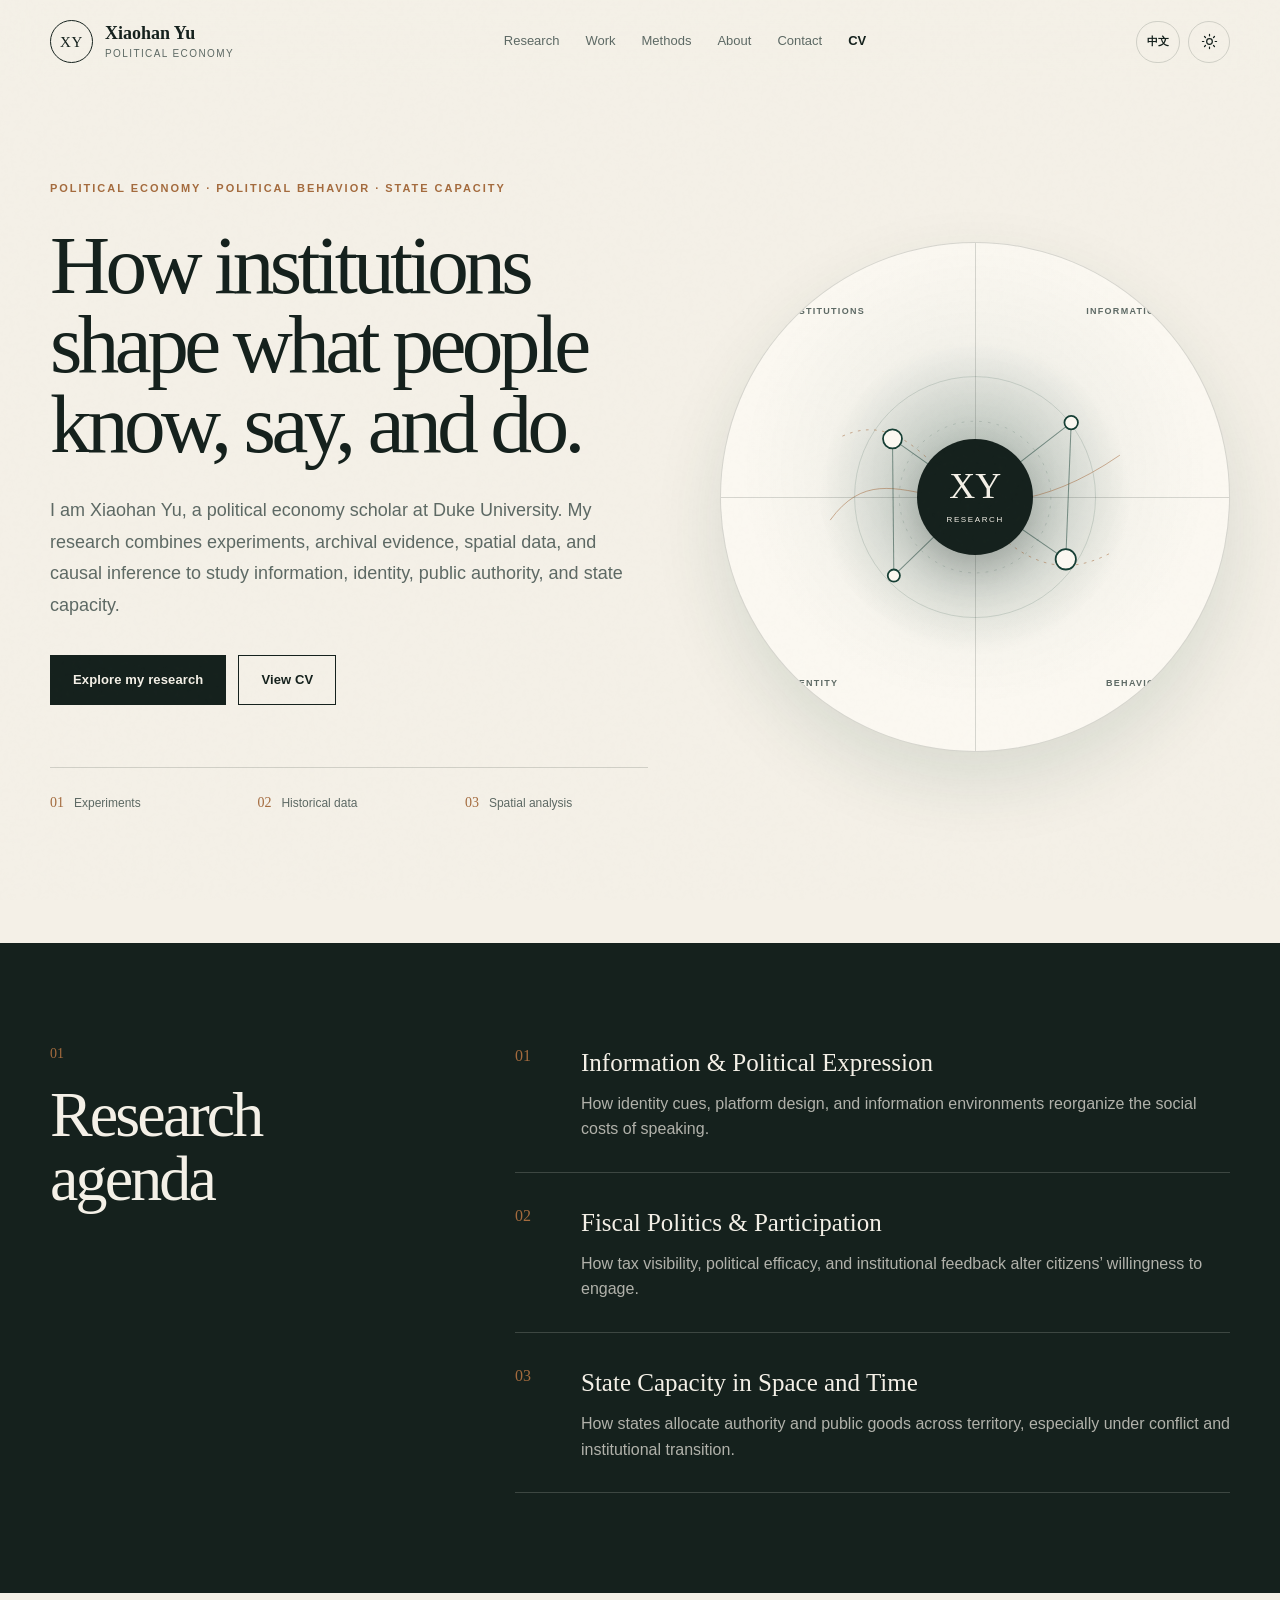
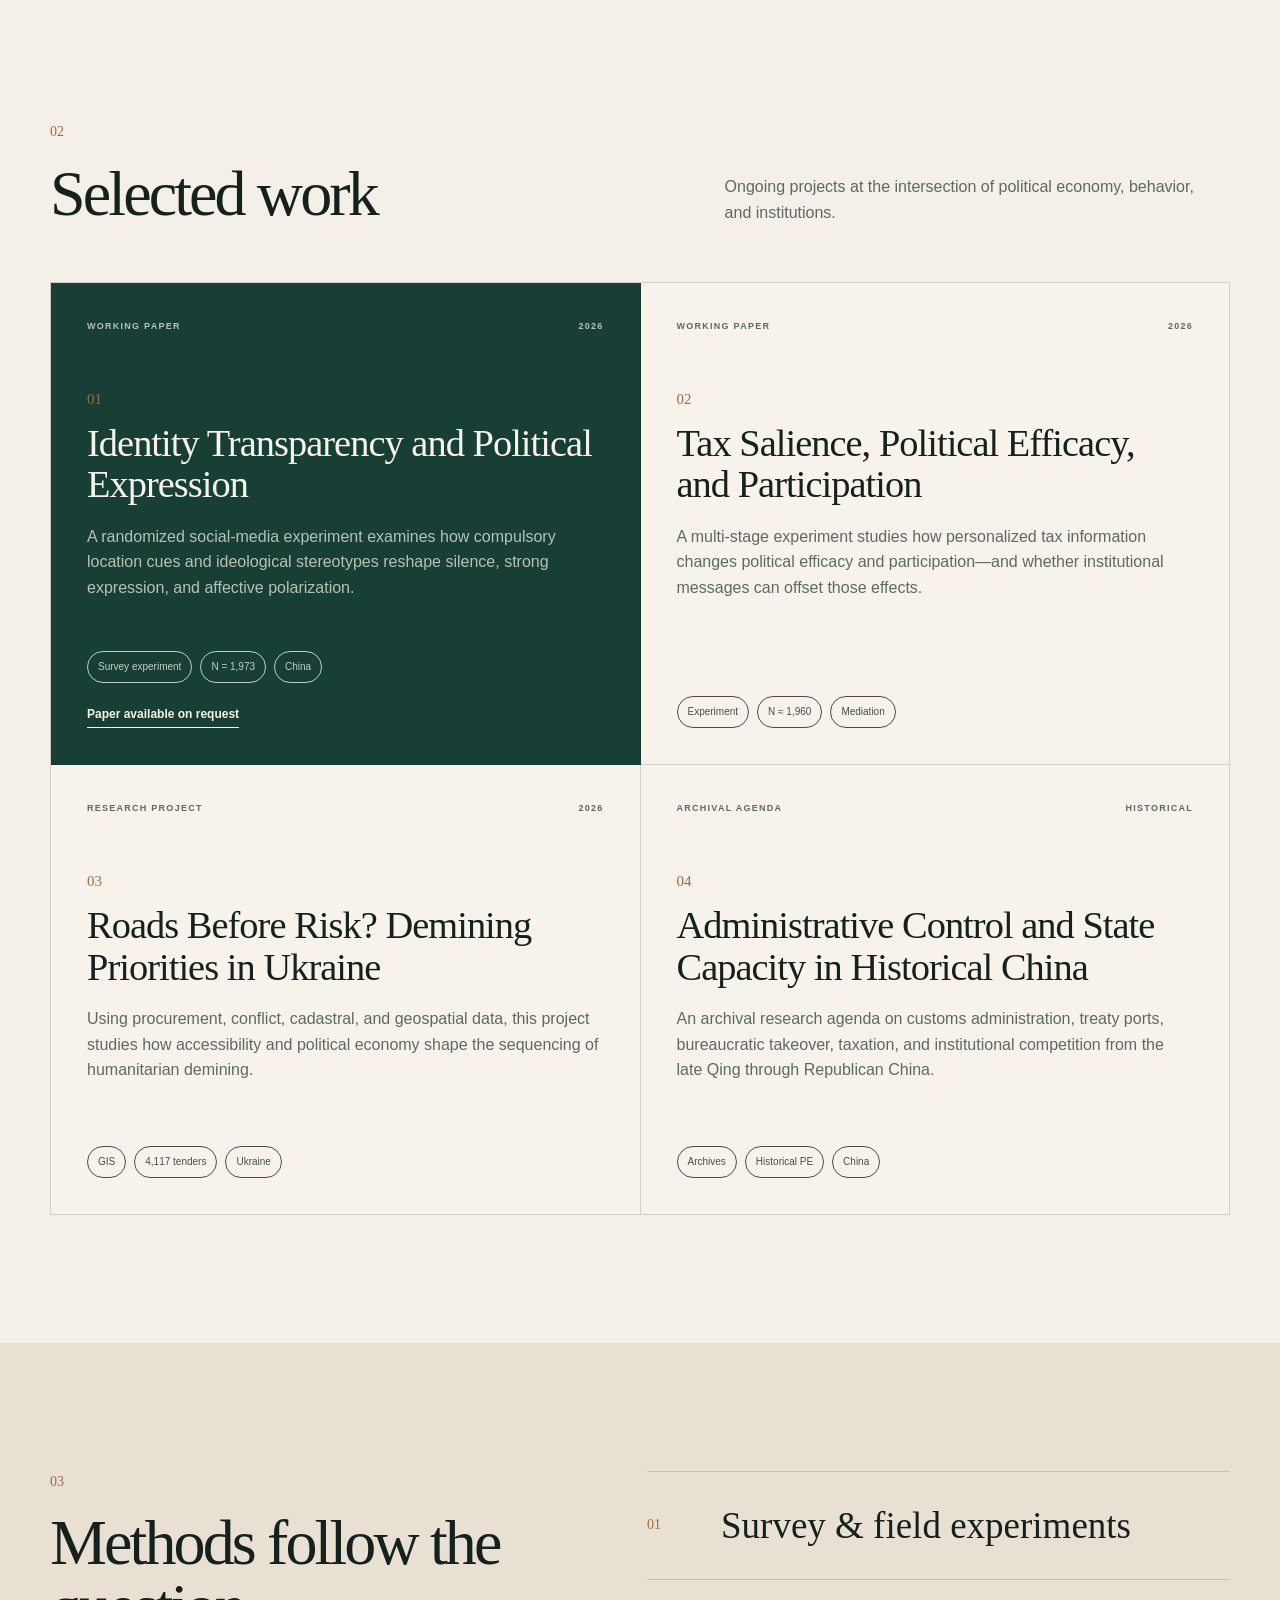
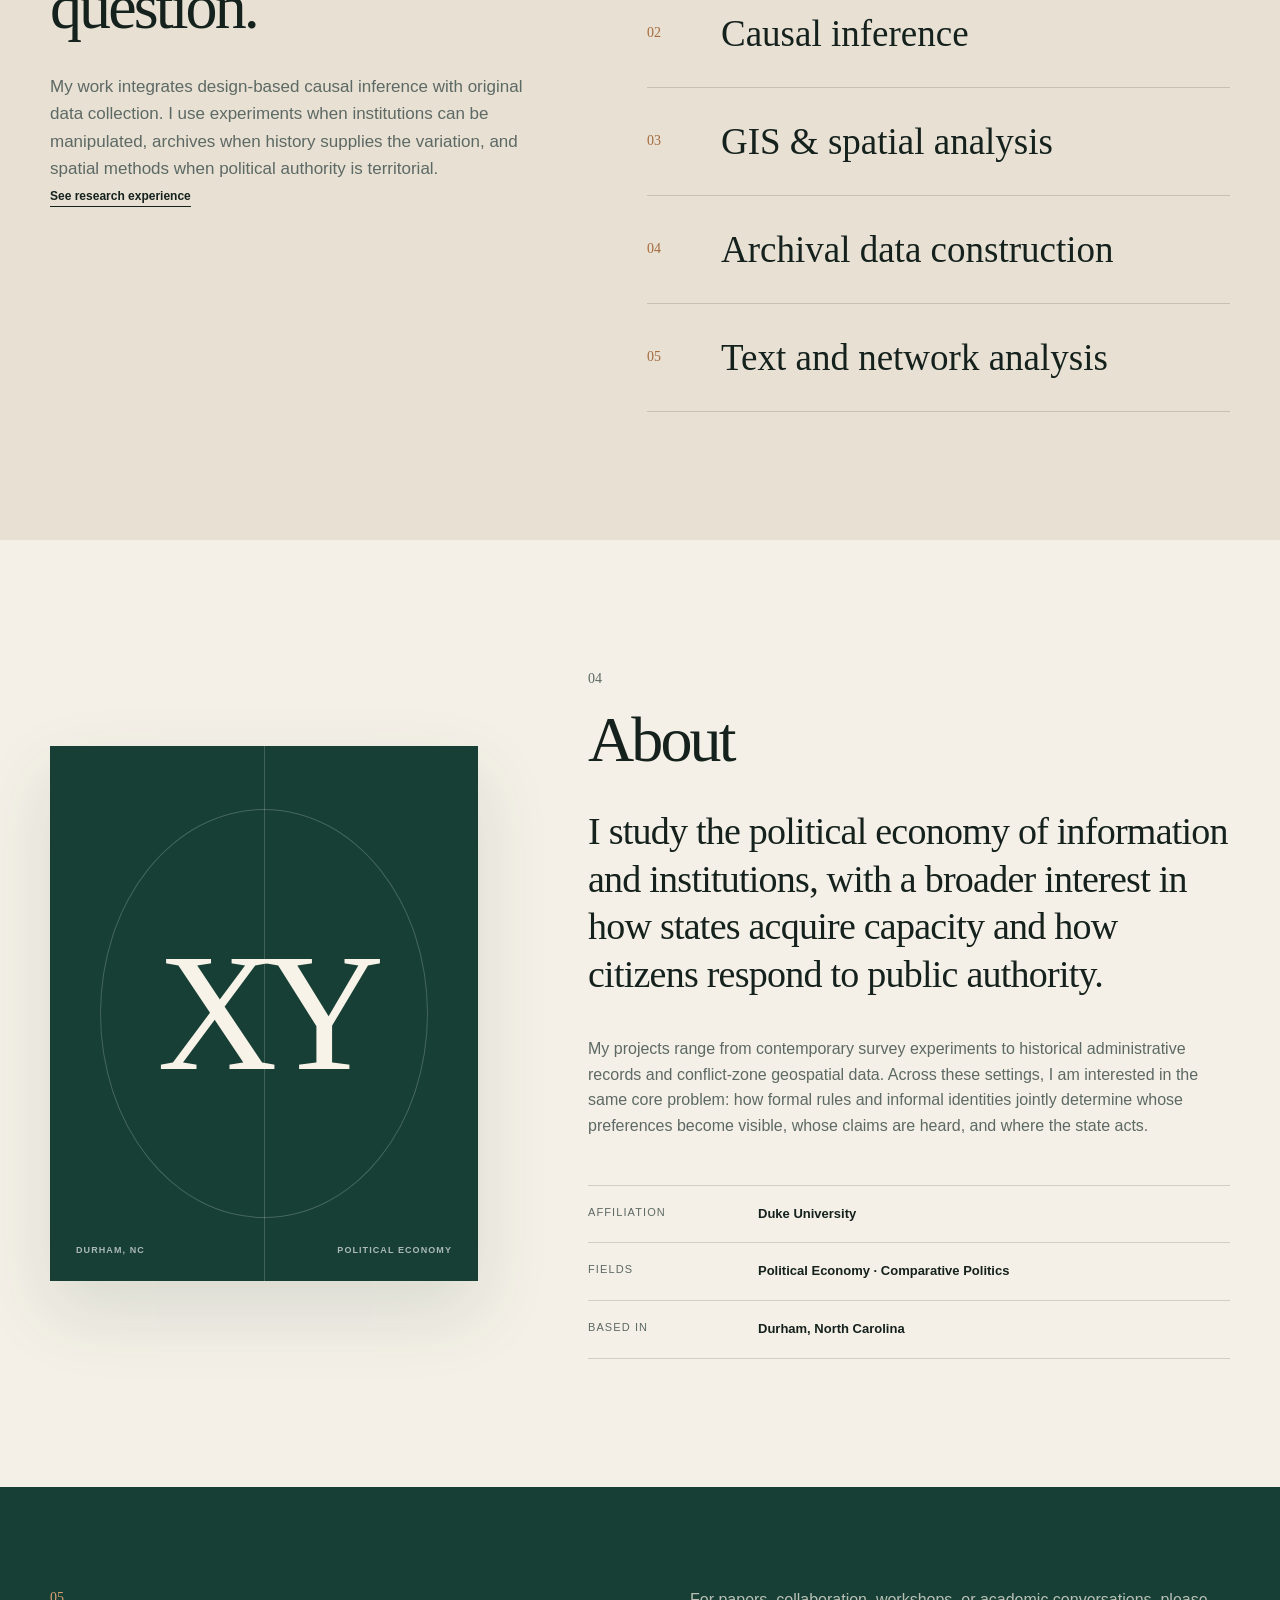
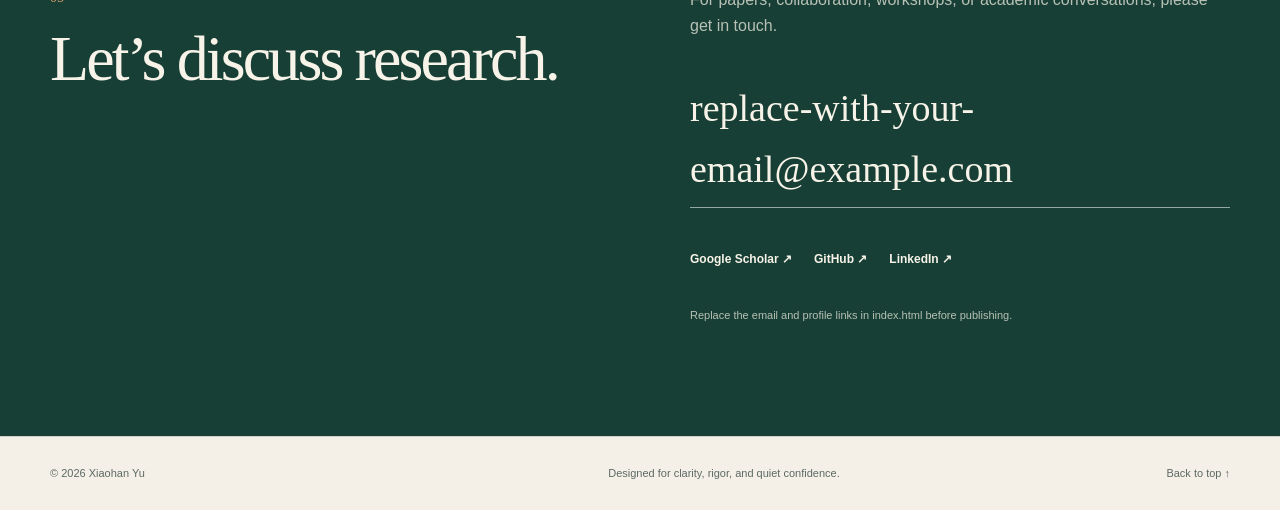
<file: index.html>
<!doctype html>
<html lang="en" data-theme="light">
<head>
  <meta charset="utf-8" />
  <meta name="viewport" content="width=device-width, initial-scale=1" />
  <meta name="description" content="Xiaohan Yu — political economy scholar studying information, institutions, state capacity, and political behavior." />
  <meta name="theme-color" content="#173f35" />
  <title>Xiaohan Yu | Political Economy</title>
  <link rel="icon" href="assets/favicon.svg" type="image/svg+xml" />
  <link rel="stylesheet" href="styles.css" />
  <script defer src="script.js"></script>
</head>
<body>
  <a class="skip-link" href="#main">Skip to content</a>

  <header class="site-header" id="top">
    <div class="container nav-wrap">
      <a class="brand" href="#top" aria-label="Xiaohan Yu home">
        <span class="brand-mark" aria-hidden="true">XY</span>
        <span class="brand-text">
          <strong>Xiaohan Yu</strong>
          <small data-en="Political Economy" data-zh="政治经济学">Political Economy</small>
        </span>
      </a>

      <button class="menu-toggle" type="button" aria-expanded="false" aria-controls="site-nav">
        <span></span><span></span><span></span>
        <span class="sr-only">Menu</span>
      </button>

      <nav class="site-nav" id="site-nav" aria-label="Primary navigation">
        <a href="#research" data-en="Research" data-zh="研究">Research</a>
        <a href="#work" data-en="Work" data-zh="项目">Work</a>
        <a href="#methods" data-en="Methods" data-zh="方法">Methods</a>
        <a href="#about" data-en="About" data-zh="关于">About</a>
        <a href="#contact" data-en="Contact" data-zh="联系">Contact</a>
        <a class="nav-cv" href="cv.html" data-en="CV" data-zh="简历">CV</a>
      </nav>

      <div class="header-actions">
        <button class="icon-button" id="language-toggle" type="button" aria-label="Switch language">中文</button>
        <button class="icon-button theme-button" id="theme-toggle" type="button" aria-label="Switch color theme">
          <svg class="sun-icon" viewBox="0 0 24 24" aria-hidden="true"><circle cx="12" cy="12" r="4"/><path d="M12 2v2M12 20v2M4.93 4.93l1.42 1.42M17.66 17.66l1.41 1.41M2 12h2M20 12h2M4.93 19.07l1.42-1.42M17.66 6.34l1.41-1.41"/></svg>
          <svg class="moon-icon" viewBox="0 0 24 24" aria-hidden="true"><path d="M20.5 14.2A8.5 8.5 0 0 1 9.8 3.5 8.5 8.5 0 1 0 20.5 14.2Z"/></svg>
        </button>
      </div>
    </div>
  </header>

  <main id="main">
    <section class="hero section-pad">
      <div class="container hero-grid">
        <div class="hero-copy reveal">
          <p class="eyebrow" data-en="POLITICAL ECONOMY · POLITICAL BEHAVIOR · STATE CAPACITY" data-zh="政治经济学 · 政治行为 · 国家能力">POLITICAL ECONOMY · POLITICAL BEHAVIOR · STATE CAPACITY</p>
          <h1 data-en="How institutions shape what people know, say, and do." data-zh="制度如何塑造人们的认知、表达与行动。">How institutions shape what people know, say, and do.</h1>
          <p class="hero-deck" data-en="I am Xiaohan Yu, a political economy scholar at Duke University. My research combines experiments, archival evidence, spatial data, and causal inference to study information, identity, public authority, and state capacity." data-zh="我是于晓涵（Xiaohan Yu），杜克大学政治经济学研究者。我的研究结合实验、档案史料、空间数据与因果推断，关注信息、身份、公共权威与国家能力。">I am Xiaohan Yu, a political economy scholar at Duke University. My research combines experiments, archival evidence, spatial data, and causal inference to study information, identity, public authority, and state capacity.</p>
          <div class="hero-actions">
            <a class="button primary" href="#work" data-en="Explore my research" data-zh="查看研究">Explore my research</a>
            <a class="button secondary" href="cv.html" data-en="View CV" data-zh="查看简历">View CV</a>
          </div>
          <div class="hero-meta" aria-label="Research profile">
            <div><span>01</span><p data-en="Experiments" data-zh="实验研究">Experiments</p></div>
            <div><span>02</span><p data-en="Historical data" data-zh="历史数据">Historical data</p></div>
            <div><span>03</span><p data-en="Spatial analysis" data-zh="空间分析">Spatial analysis</p></div>
          </div>
        </div>

        <div class="hero-visual reveal" aria-label="Abstract visualization of institutions, information, and political behavior">
          <div class="visual-frame">
            <div class="visual-label top-left" data-en="INSTITUTIONS" data-zh="制度">INSTITUTIONS</div>
            <div class="visual-label top-right" data-en="INFORMATION" data-zh="信息">INFORMATION</div>
            <div class="visual-label bottom-left" data-en="IDENTITY" data-zh="身份">IDENTITY</div>
            <div class="visual-label bottom-right" data-en="BEHAVIOR" data-zh="行为">BEHAVIOR</div>
            <svg class="research-map" viewBox="0 0 600 600" role="img" aria-hidden="true">
              <defs>
                <radialGradient id="glow" cx="50%" cy="50%" r="50%"><stop offset="0%" stop-color="currentColor" stop-opacity=".32"/><stop offset="100%" stop-color="currentColor" stop-opacity="0"/></radialGradient>
              </defs>
              <circle class="halo" cx="300" cy="300" r="230"/>
              <circle class="orbit orbit-a" cx="300" cy="300" r="178"/>
              <circle class="orbit orbit-b" cx="300" cy="300" r="112"/>
              <path class="axis" d="M86 334 C180 205, 276 402, 514 238"/>
              <path class="axis dash" d="M104 210 C258 140, 314 488, 505 380"/>
              <g class="links">
                <path d="M178 214 L300 300 L442 190"/>
                <path d="M300 300 L434 392"/>
                <path d="M300 300 L180 416"/>
                <path d="M178 214 L180 416"/>
                <path d="M442 190 L434 392"/>
              </g>
              <g class="nodes">
                <circle cx="178" cy="214" r="14"/>
                <circle cx="442" cy="190" r="10"/>
                <circle cx="434" cy="392" r="15"/>
                <circle cx="180" cy="416" r="9"/>
                <circle class="center-node" cx="300" cy="300" r="31"/>
              </g>
              <circle class="pulse p1" cx="178" cy="214" r="29"/>
              <circle class="pulse p2" cx="434" cy="392" r="32"/>
            </svg>
            <div class="monogram-card"><span>XY</span><small data-en="RESEARCH" data-zh="研究">RESEARCH</small></div>
          </div>
        </div>
      </div>
    </section>

    <section class="research-strip" id="research">
      <div class="container strip-grid reveal">
        <div class="strip-heading">
          <p class="section-index">01</p>
          <h2 data-en="Research agenda" data-zh="研究议程">Research agenda</h2>
        </div>
        <div class="agenda-list">
          <article>
            <span>01</span>
            <div>
              <h3 data-en="Information & Political Expression" data-zh="信息与政治表达">Information & Political Expression</h3>
              <p data-en="How identity cues, platform design, and information environments reorganize the social costs of speaking." data-zh="身份线索、平台设计与信息环境如何重塑表达的社会成本。">How identity cues, platform design, and information environments reorganize the social costs of speaking.</p>
            </div>
          </article>
          <article>
            <span>02</span>
            <div>
              <h3 data-en="Fiscal Politics & Participation" data-zh="财政政治与政治参与">Fiscal Politics & Participation</h3>
              <p data-en="How tax visibility, political efficacy, and institutional feedback alter citizens’ willingness to engage." data-zh="税收可见性、政治效能与制度反馈如何改变公民参与意愿。">How tax visibility, political efficacy, and institutional feedback alter citizens’ willingness to engage.</p>
            </div>
          </article>
          <article>
            <span>03</span>
            <div>
              <h3 data-en="State Capacity in Space and Time" data-zh="时空中的国家能力">State Capacity in Space and Time</h3>
              <p data-en="How states allocate authority and public goods across territory, especially under conflict and institutional transition." data-zh="国家如何在领土空间中配置权力与公共品，尤其是在冲突和制度转型时期。">How states allocate authority and public goods across territory, especially under conflict and institutional transition.</p>
            </div>
          </article>
        </div>
      </div>
    </section>

    <section class="section-pad work-section" id="work">
      <div class="container">
        <div class="section-heading reveal">
          <div>
            <p class="section-index">02</p>
            <h2 data-en="Selected work" data-zh="代表性研究">Selected work</h2>
          </div>
          <p data-en="Ongoing projects at the intersection of political economy, behavior, and institutions." data-zh="围绕政治经济学、政治行为与制度展开的在研项目。">Ongoing projects at the intersection of political economy, behavior, and institutions.</p>
        </div>

        <div class="project-grid">
          <article class="project-card featured reveal">
            <div class="card-topline"><span data-en="WORKING PAPER" data-zh="工作论文">WORKING PAPER</span><span>2026</span></div>
            <div class="project-number">01</div>
            <h3 data-en="Identity Transparency and Political Expression" data-zh="身份透明与政治表达">Identity Transparency and Political Expression</h3>
            <p data-en="A randomized social-media experiment examines how compulsory location cues and ideological stereotypes reshape silence, strong expression, and affective polarization." data-zh="通过随机化社交媒体实验，考察强制地域线索与意识形态刻板印象如何重塑沉默、强烈表达与情感极化。">A randomized social-media experiment examines how compulsory location cues and ideological stereotypes reshape silence, strong expression, and affective polarization.</p>
            <div class="tags"><span>Survey experiment</span><span>N = 1,973</span><span>China</span></div>
            <a href="#contact" class="text-link" data-en="Paper available on request" data-zh="论文可联系索取">Paper available on request</a>
          </article>

          <article class="project-card reveal">
            <div class="card-topline"><span data-en="WORKING PAPER" data-zh="工作论文">WORKING PAPER</span><span>2026</span></div>
            <div class="project-number">02</div>
            <h3 data-en="Tax Salience, Political Efficacy, and Participation" data-zh="税收显著性、政治效能与政治参与">Tax Salience, Political Efficacy, and Participation</h3>
            <p data-en="A multi-stage experiment studies how personalized tax information changes political efficacy and participation—and whether institutional messages can offset those effects." data-zh="多阶段实验研究个性化税收信息如何改变政治效能与参与，以及制度性信息能否抵消这些影响。">A multi-stage experiment studies how personalized tax information changes political efficacy and participation—and whether institutional messages can offset those effects.</p>
            <div class="tags"><span>Experiment</span><span>N ≈ 1,960</span><span>Mediation</span></div>
          </article>

          <article class="project-card reveal">
            <div class="card-topline"><span data-en="RESEARCH PROJECT" data-zh="研究项目">RESEARCH PROJECT</span><span>2026</span></div>
            <div class="project-number">03</div>
            <h3 data-en="Roads Before Risk? Demining Priorities in Ukraine" data-zh="道路优先于风险？乌克兰排雷资源配置">Roads Before Risk? Demining Priorities in Ukraine</h3>
            <p data-en="Using procurement, conflict, cadastral, and geospatial data, this project studies how accessibility and political economy shape the sequencing of humanitarian demining." data-zh="结合采购、冲突、地籍与地理空间数据，研究可达性与政治经济因素如何塑造人道排雷的先后顺序。">Using procurement, conflict, cadastral, and geospatial data, this project studies how accessibility and political economy shape the sequencing of humanitarian demining.</p>
            <div class="tags"><span>GIS</span><span>4,117 tenders</span><span>Ukraine</span></div>
          </article>

          <article class="project-card reveal">
            <div class="card-topline"><span data-en="ARCHIVAL AGENDA" data-zh="档案研究">ARCHIVAL AGENDA</span><span>HISTORICAL</span></div>
            <div class="project-number">04</div>
            <h3 data-en="Administrative Control and State Capacity in Historical China" data-zh="历史中国的行政控制与国家能力">Administrative Control and State Capacity in Historical China</h3>
            <p data-en="An archival research agenda on customs administration, treaty ports, bureaucratic takeover, taxation, and institutional competition from the late Qing through Republican China." data-zh="基于档案的研究议程，关注晚清至民国的海关行政、通商口岸、官僚接管、税收与制度竞争。">An archival research agenda on customs administration, treaty ports, bureaucratic takeover, taxation, and institutional competition from the late Qing through Republican China.</p>
            <div class="tags"><span>Archives</span><span>Historical PE</span><span>China</span></div>
          </article>
        </div>
      </div>
    </section>

    <section class="methods-section section-pad" id="methods">
      <div class="container methods-grid">
        <div class="methods-copy reveal">
          <p class="section-index">03</p>
          <h2 data-en="Methods follow the question." data-zh="方法服务于问题。">Methods follow the question.</h2>
          <p data-en="My work integrates design-based causal inference with original data collection. I use experiments when institutions can be manipulated, archives when history supplies the variation, and spatial methods when political authority is territorial." data-zh="我的研究将基于研究设计的因果推断与原创数据收集结合起来：制度可以操纵时使用实验，历史提供变异时进入档案，政治权力具有领土属性时采用空间方法。">My work integrates design-based causal inference with original data collection. I use experiments when institutions can be manipulated, archives when history supplies the variation, and spatial methods when political authority is territorial.</p>
          <a class="text-link" href="cv.html" data-en="See research experience" data-zh="查看研究经历">See research experience</a>
        </div>
        <div class="methods-list reveal">
          <div><span>01</span><h3 data-en="Survey & field experiments" data-zh="调查与田野实验">Survey & field experiments</h3></div>
          <div><span>02</span><h3 data-en="Causal inference" data-zh="因果推断">Causal inference</h3></div>
          <div><span>03</span><h3 data-en="GIS & spatial analysis" data-zh="GIS与空间分析">GIS & spatial analysis</h3></div>
          <div><span>04</span><h3 data-en="Archival data construction" data-zh="档案数据构建">Archival data construction</h3></div>
          <div><span>05</span><h3 data-en="Text and network analysis" data-zh="文本与网络分析">Text and network analysis</h3></div>
        </div>
      </div>
    </section>

    <section class="about-section section-pad" id="about">
      <div class="container about-grid">
        <div class="portrait-block reveal" aria-hidden="true">
          <div class="portrait-monogram">XY</div>
          <div class="portrait-caption"><span>Durham, NC</span><span>Political Economy</span></div>
        </div>
        <div class="about-copy reveal">
          <p class="section-index">04</p>
          <h2 data-en="About" data-zh="关于我">About</h2>
          <p class="large-copy" data-en="I study the political economy of information and institutions, with a broader interest in how states acquire capacity and how citizens respond to public authority." data-zh="我研究信息与制度的政治经济学，并进一步关注国家如何获得治理能力、公民如何回应公共权威。">I study the political economy of information and institutions, with a broader interest in how states acquire capacity and how citizens respond to public authority.</p>
          <p data-en="My projects range from contemporary survey experiments to historical administrative records and conflict-zone geospatial data. Across these settings, I am interested in the same core problem: how formal rules and informal identities jointly determine whose preferences become visible, whose claims are heard, and where the state acts." data-zh="我的项目横跨当代调查实验、历史行政记录与冲突地区空间数据。贯穿这些研究的核心问题是：正式规则与非正式身份如何共同决定谁的偏好能够被看见、谁的诉求能够被听见，以及国家在何处采取行动。">My projects range from contemporary survey experiments to historical administrative records and conflict-zone geospatial data. Across these settings, I am interested in the same core problem: how formal rules and informal identities jointly determine whose preferences become visible, whose claims are heard, and where the state acts.</p>
          <div class="about-facts">
            <div><span data-en="Affiliation" data-zh="机构">Affiliation</span><strong>Duke University</strong></div>
            <div><span data-en="Fields" data-zh="领域">Fields</span><strong data-en="Political Economy · Comparative Politics" data-zh="政治经济学 · 比较政治">Political Economy · Comparative Politics</strong></div>
            <div><span data-en="Based in" data-zh="所在地">Based in</span><strong>Durham, North Carolina</strong></div>
          </div>
        </div>
      </div>
    </section>

    <section class="contact-section" id="contact">
      <div class="container contact-grid reveal">
        <div>
          <p class="section-index">05</p>
          <h2 data-en="Let’s discuss research." data-zh="期待交流研究。">Let’s discuss research.</h2>
        </div>
        <div class="contact-copy">
          <p data-en="For papers, collaboration, workshops, or academic conversations, please get in touch." data-zh="如需论文、合作、研讨会或学术交流，欢迎联系。">For papers, collaboration, workshops, or academic conversations, please get in touch.</p>
          <a class="email-link" href="mailto:replace-with-your-email@example.com">replace-with-your-email@example.com</a>
          <div class="social-links">
            <a href="#" aria-label="Google Scholar">Google Scholar ↗</a>
            <a href="#" aria-label="GitHub">GitHub ↗</a>
            <a href="#" aria-label="LinkedIn">LinkedIn ↗</a>
          </div>
          <p class="edit-note" data-en="Replace the email and profile links in index.html before publishing." data-zh="发布前请在 index.html 中替换邮箱及个人资料链接。">Replace the email and profile links in index.html before publishing.</p>
        </div>
      </div>
    </section>
  </main>

  <footer class="site-footer">
    <div class="container footer-grid">
      <p>© <span id="year"></span> Xiaohan Yu</p>
      <p data-en="Designed for clarity, rigor, and quiet confidence." data-zh="以清晰、严谨与从容为设计原则。">Designed for clarity, rigor, and quiet confidence.</p>
      <a href="#top" data-en="Back to top ↑" data-zh="返回顶部 ↑">Back to top ↑</a>
    </div>
  </footer>
</body>
</html>
</file>
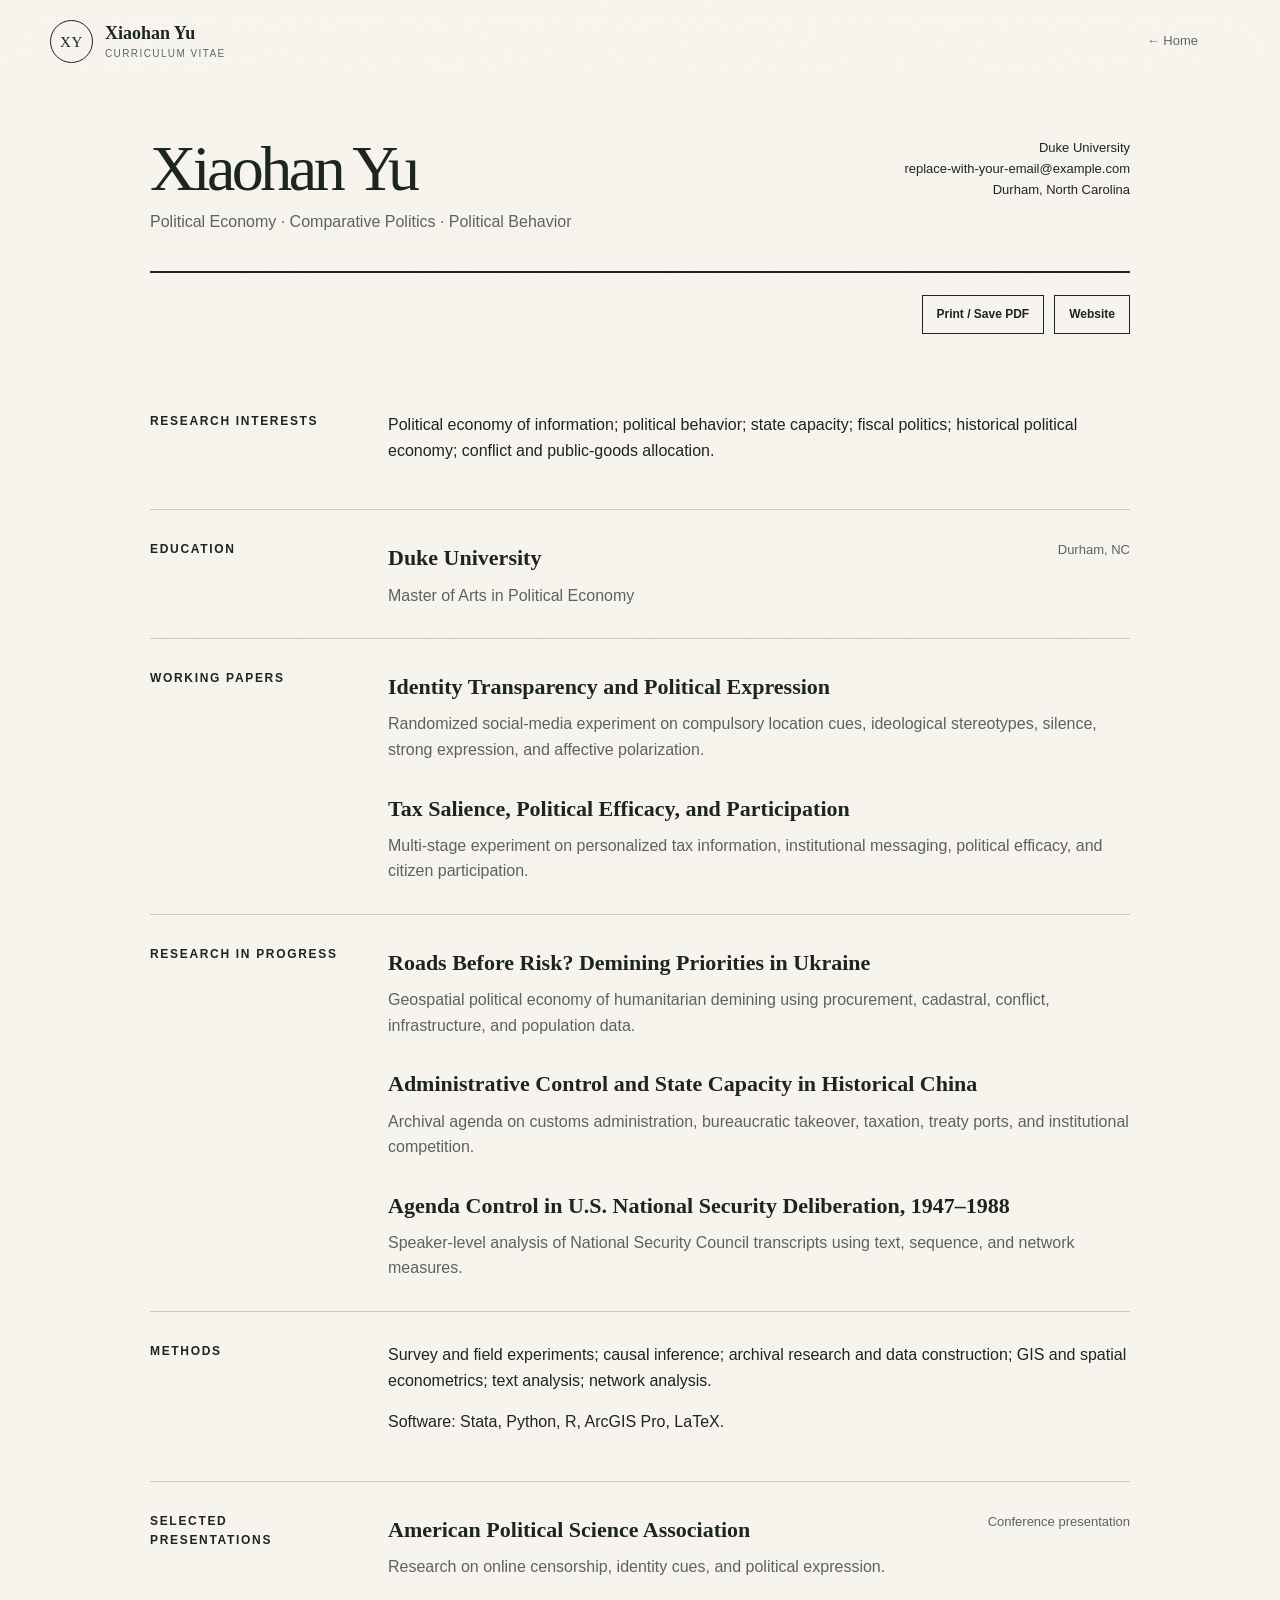
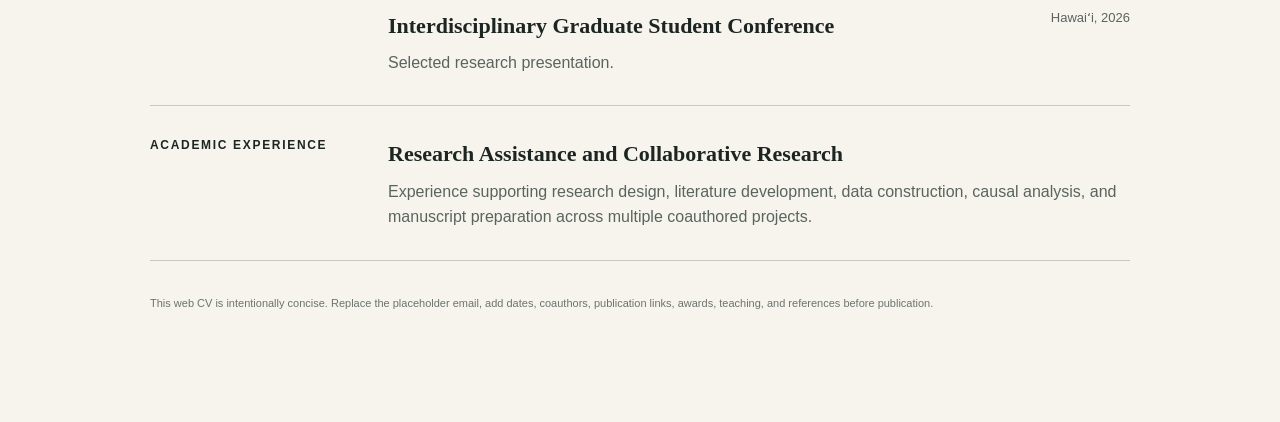
<file: cv.html>
<!doctype html>
<html lang="en">
<head>
  <meta charset="utf-8" />
  <meta name="viewport" content="width=device-width, initial-scale=1" />
  <title>CV | Xiaohan Yu</title>
  <link rel="icon" href="assets/favicon.svg" type="image/svg+xml" />
  <link rel="stylesheet" href="styles.css" />
</head>
<body class="cv-page">
  <header class="site-header">
    <div class="container nav-wrap">
      <a class="brand" href="index.html">
        <span class="brand-mark">XY</span>
        <span class="brand-text"><strong>Xiaohan Yu</strong><small>Curriculum Vitae</small></span>
      </a>
      <nav class="site-nav" style="justify-self:end">
        <a href="index.html">← Home</a>
      </nav>
    </div>
  </header>

  <main class="cv-shell">
    <header class="cv-header">
      <div>
        <h1>Xiaohan Yu</h1>
        <p>Political Economy · Comparative Politics · Political Behavior</p>
      </div>
      <div class="cv-contact">
        <span>Duke University</span>
        <a href="mailto:replace-with-your-email@example.com">replace-with-your-email@example.com</a>
        <span>Durham, North Carolina</span>
      </div>
    </header>

    <div class="cv-actions">
      <button class="cv-button" onclick="window.print()">Print / Save PDF</button>
      <a class="cv-button" href="index.html">Website</a>
    </div>

    <section class="cv-grid">
      <h2>Research Interests</h2>
      <div>
        <p>Political economy of information; political behavior; state capacity; fiscal politics; historical political economy; conflict and public-goods allocation.</p>
      </div>
    </section>

    <section class="cv-grid">
      <h2>Education</h2>
      <div class="cv-entry">
        <div class="cv-entry-head"><h3>Duke University</h3><em>Durham, NC</em></div>
        <p>Master of Arts in Political Economy</p>
      </div>
    </section>

    <section class="cv-grid">
      <h2>Working Papers</h2>
      <div>
        <article class="cv-entry">
          <h3>Identity Transparency and Political Expression</h3>
          <p>Randomized social-media experiment on compulsory location cues, ideological stereotypes, silence, strong expression, and affective polarization.</p>
        </article>
        <article class="cv-entry">
          <h3>Tax Salience, Political Efficacy, and Participation</h3>
          <p>Multi-stage experiment on personalized tax information, institutional messaging, political efficacy, and citizen participation.</p>
        </article>
      </div>
    </section>

    <section class="cv-grid">
      <h2>Research in Progress</h2>
      <div>
        <article class="cv-entry">
          <h3>Roads Before Risk? Demining Priorities in Ukraine</h3>
          <p>Geospatial political economy of humanitarian demining using procurement, cadastral, conflict, infrastructure, and population data.</p>
        </article>
        <article class="cv-entry">
          <h3>Administrative Control and State Capacity in Historical China</h3>
          <p>Archival agenda on customs administration, bureaucratic takeover, taxation, treaty ports, and institutional competition.</p>
        </article>
        <article class="cv-entry">
          <h3>Agenda Control in U.S. National Security Deliberation, 1947–1988</h3>
          <p>Speaker-level analysis of National Security Council transcripts using text, sequence, and network measures.</p>
        </article>
      </div>
    </section>

    <section class="cv-grid">
      <h2>Methods</h2>
      <div>
        <p>Survey and field experiments; causal inference; archival research and data construction; GIS and spatial econometrics; text analysis; network analysis.</p>
        <p>Software: Stata, Python, R, ArcGIS Pro, LaTeX.</p>
      </div>
    </section>

    <section class="cv-grid">
      <h2>Selected Presentations</h2>
      <div>
        <article class="cv-entry"><div class="cv-entry-head"><h3>American Political Science Association</h3><em>Conference presentation</em></div><p>Research on online censorship, identity cues, and political expression.</p></article>
        <article class="cv-entry"><div class="cv-entry-head"><h3>Interdisciplinary Graduate Student Conference</h3><em>Hawaiʻi, 2026</em></div><p>Selected research presentation.</p></article>
      </div>
    </section>

    <section class="cv-grid">
      <h2>Academic Experience</h2>
      <div class="cv-entry">
        <h3>Research Assistance and Collaborative Research</h3>
        <p>Experience supporting research design, literature development, data construction, causal analysis, and manuscript preparation across multiple coauthored projects.</p>
      </div>
    </section>

    <p class="cv-note">This web CV is intentionally concise. Replace the placeholder email, add dates, coauthors, publication links, awards, teaching, and references before publication.</p>
  </main>
</body>
</html>
</file>
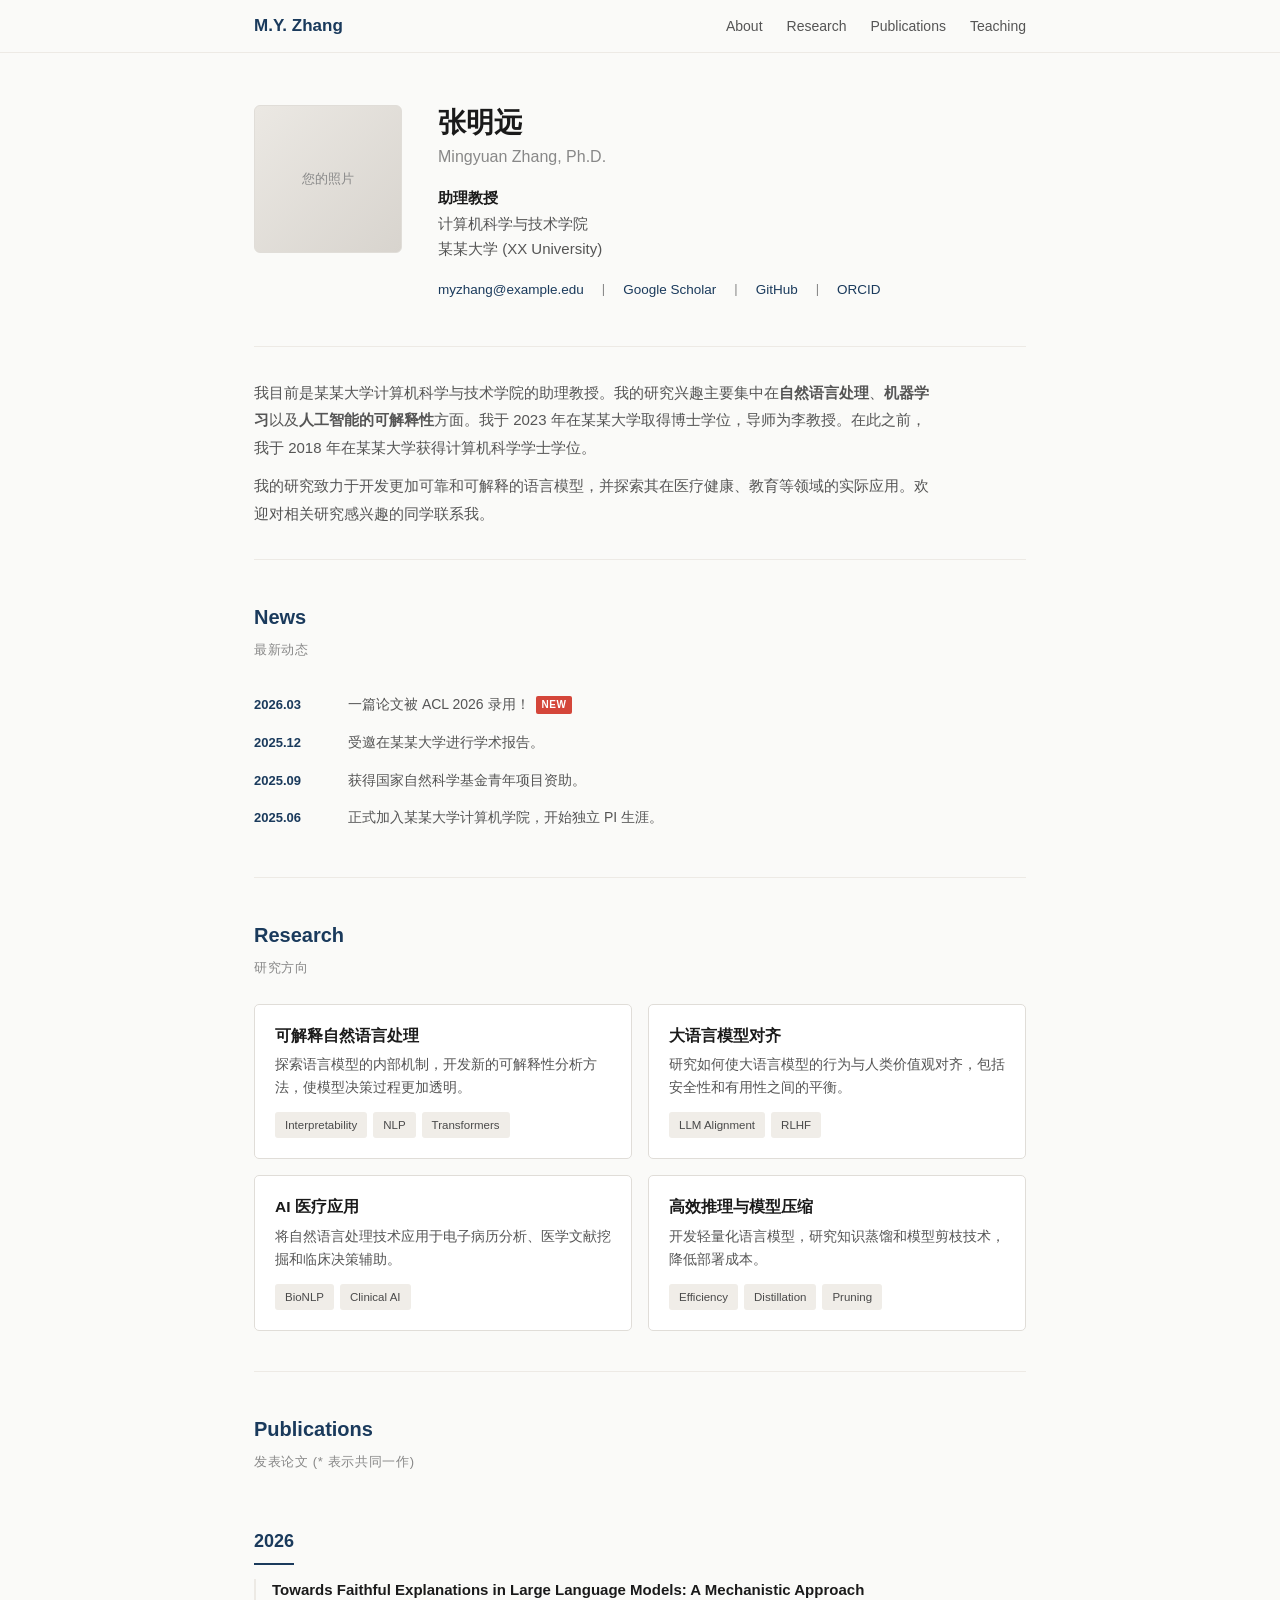
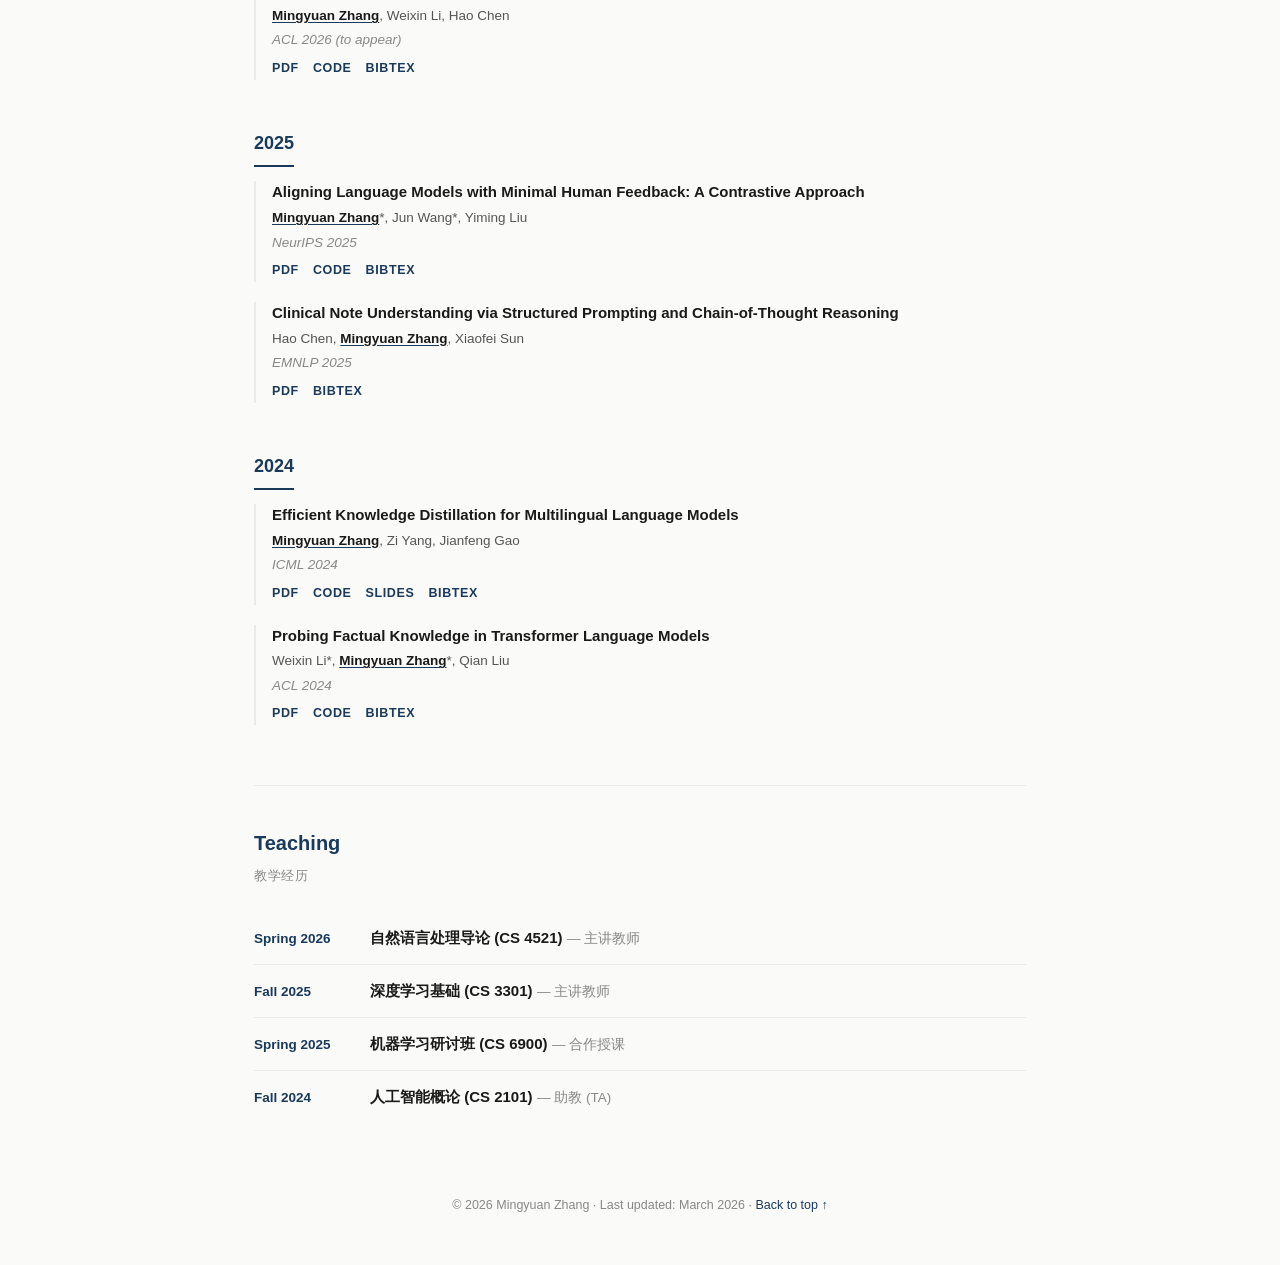
<file: index (1).html>
<!DOCTYPE html>
<html lang="zh-CN">
<head>
  <meta charset="UTF-8">
  <meta name="viewport" content="width=device-width, initial-scale=1.0">
  <title>学术主页 - Academic Homepage</title>
  <style>
    :root {
      --color-bg: #FAFAF8;
      --color-surface: #FFFFFF;
      --color-text: #1A1A1A;
      --color-text-secondary: #555555;
      --color-text-muted: #888888;
      --color-accent: #1A3A5C;
      --color-accent-light: #2B5A8C;
      --color-link: #1A3A5C;
      --color-link-hover: #D4463A;
      --color-border: #E0DDD8;
      --color-border-light: #EDEAE5;
      --color-tag-bg: #F0EDE8;
      --color-tag-text: #4A4A4A;
      --max-width: 820px;
    }

    * { box-sizing: border-box; margin: 0; padding: 0; }
    html { scroll-behavior: smooth; }

    body {
      font-family: -apple-system, BlinkMacSystemFont, "Segoe UI", "PingFang SC", "Microsoft YaHei", "Hiragino Sans GB", "Helvetica Neue", Helvetica, Arial, sans-serif;
      background-color: var(--color-bg);
      color: var(--color-text);
      line-height: 1.75;
      font-size: 16px;
      -webkit-font-smoothing: antialiased;
    }

    a { color: var(--color-link); text-decoration: none; transition: color 0.2s; }
    a:hover { color: var(--color-link-hover); }

    /* ===== NAV ===== */
    nav {
      position: sticky;
      top: 0;
      z-index: 100;
      background: rgba(250, 250, 248, 0.92);
      backdrop-filter: blur(10px);
      -webkit-backdrop-filter: blur(10px);
      border-bottom: 1px solid var(--color-border-light);
    }
    .nav-inner {
      max-width: var(--max-width);
      margin: 0 auto;
      padding: 0 24px;
      display: flex;
      align-items: center;
      justify-content: space-between;
      height: 52px;
    }
    .nav-name {
      font-size: 17px;
      font-weight: 700;
      color: var(--color-accent);
    }
    .nav-links { display: flex; gap: 24px; }
    .nav-links a {
      font-size: 14px;
      font-weight: 500;
      color: var(--color-text-secondary);
    }

    /* ===== MAIN ===== */
    main {
      max-width: var(--max-width);
      margin: 0 auto;
      padding: 0 24px;
    }

    /* ===== HERO ===== */
    .hero {
      display: flex;
      flex-direction: row;
      gap: 36px;
      align-items: flex-start;
      padding: 52px 0 44px;
      border-bottom: 1px solid var(--color-border-light);
    }
    .hero-photo {
      flex-shrink: 0;
      width: 148px;
      height: 148px;
      border-radius: 6px;
      background: linear-gradient(135deg, #EBE8E3, #D8D4CE);
      border: 1px solid var(--color-border);
      display: flex;
      align-items: center;
      justify-content: center;
      font-size: 13px;
      color: var(--color-text-muted);
      overflow: hidden;
    }
    /* 替换照片: 删掉 .photo-placeholder, 加上 <img src="your-photo.jpg" style="width:100%;height:100%;object-fit:cover;"> */

    .hero-info { flex: 1; }
    .hero-info h1 {
      font-size: 28px;
      font-weight: 700;
      line-height: 1.3;
      margin-bottom: 2px;
    }
    .name-en {
      font-size: 16px;
      color: var(--color-text-muted);
      margin-bottom: 14px;
    }
    .affiliation {
      font-size: 15px;
      color: var(--color-text-secondary);
      line-height: 1.7;
      margin-bottom: 16px;
    }
    .affiliation strong { font-weight: 600; color: var(--color-text); }

    .contact-links { display: flex; flex-wrap: wrap; gap: 6px 18px; }
    .contact-links a {
      font-size: 13.5px;
      font-weight: 500;
    }
    .contact-links span.sep {
      color: var(--color-text-muted);
      font-size: 13px;
    }

    /* ===== BIO ===== */
    .bio {
      padding: 32px 0;
      border-bottom: 1px solid var(--color-border-light);
    }
    .bio p {
      font-size: 15px;
      line-height: 1.85;
      color: var(--color-text-secondary);
      max-width: 680px;
      margin-bottom: 10px;
    }
    .bio p:last-child { margin-bottom: 0; }

    /* ===== SECTION ===== */
    .section {
      padding: 40px 0;
      border-bottom: 1px solid var(--color-border-light);
    }
    .section:last-child { border-bottom: none; }

    .section-title {
      font-size: 20px;
      font-weight: 700;
      color: var(--color-accent);
      margin-bottom: 4px;
    }
    .section-subtitle {
      font-size: 13px;
      color: var(--color-text-muted);
      margin-bottom: 24px;
      letter-spacing: 0.05em;
    }

    /* ===== NEWS ===== */
    .news-item {
      display: flex;
      gap: 14px;
      align-items: baseline;
      padding: 7px 0;
    }
    .news-date {
      flex-shrink: 0;
      min-width: 80px;
      font-size: 13px;
      font-weight: 600;
      color: var(--color-accent);
    }
    .news-text {
      font-size: 14px;
      color: var(--color-text-secondary);
      line-height: 1.6;
    }
    .badge-new {
      display: inline-block;
      background: var(--color-link-hover);
      color: #fff;
      font-size: 10px;
      font-weight: 700;
      padding: 1px 6px;
      border-radius: 2px;
      margin-left: 6px;
      vertical-align: middle;
      letter-spacing: 0.05em;
    }

    /* ===== RESEARCH GRID ===== */
    .research-grid {
      display: grid;
      grid-template-columns: 1fr 1fr;
      gap: 16px;
    }
    .research-card {
      padding: 20px;
      border: 1px solid var(--color-border);
      border-radius: 5px;
      background: var(--color-surface);
      transition: border-color 0.25s, box-shadow 0.25s;
    }
    .research-card:hover {
      border-color: var(--color-accent);
      box-shadow: 0 2px 12px rgba(26, 58, 92, 0.06);
    }
    .research-card h3 {
      font-size: 15.5px;
      font-weight: 600;
      margin-bottom: 8px;
      line-height: 1.4;
    }
    .research-card p {
      font-size: 13.5px;
      line-height: 1.7;
      color: var(--color-text-secondary);
    }
    .tags {
      display: flex;
      flex-wrap: wrap;
      gap: 6px;
      margin-top: 12px;
    }
    .tags span {
      font-size: 11.5px;
      font-weight: 500;
      padding: 3px 10px;
      border-radius: 3px;
      background: var(--color-tag-bg);
      color: var(--color-tag-text);
    }

    /* ===== PUBLICATIONS ===== */
    .pub-year-heading {
      font-size: 18px;
      font-weight: 700;
      color: var(--color-accent);
      margin-top: 28px;
      margin-bottom: 14px;
      padding-bottom: 6px;
      border-bottom: 2px solid var(--color-accent);
      display: inline-block;
    }
    .pub-year-heading:first-of-type { margin-top: 0; }

    .pub-item {
      margin-bottom: 20px;
      padding-left: 16px;
      border-left: 2px solid var(--color-border-light);
      transition: border-color 0.2s;
    }
    .pub-item:hover { border-left-color: var(--color-accent); }
    .pub-title {
      font-size: 15px;
      font-weight: 600;
      line-height: 1.5;
      margin-bottom: 3px;
    }
    .pub-authors {
      font-size: 13.5px;
      color: var(--color-text-secondary);
      line-height: 1.6;
    }
    .pub-authors .me {
      font-weight: 600;
      color: var(--color-text);
      text-decoration: underline;
      text-decoration-color: var(--color-accent);
      text-underline-offset: 2px;
    }
    .pub-venue {
      font-size: 13.5px;
      color: var(--color-text-muted);
      font-style: italic;
      margin-top: 2px;
    }
    .pub-links {
      margin-top: 6px;
      display: flex;
      gap: 14px;
    }
    .pub-links a {
      font-size: 12.5px;
      font-weight: 600;
      text-transform: uppercase;
      letter-spacing: 0.05em;
    }

    /* ===== TEACHING ===== */
    .teaching-list { list-style: none; }
    .teaching-item {
      display: flex;
      align-items: baseline;
      gap: 16px;
      padding: 12px 0;
      border-bottom: 1px solid var(--color-border-light);
    }
    .teaching-item:last-child { border-bottom: none; }
    .teaching-term {
      flex-shrink: 0;
      width: 100px;
      font-size: 13.5px;
      font-weight: 600;
      color: var(--color-accent);
    }
    .course-name { font-size: 15px; font-weight: 600; }
    .course-role { font-size: 13.5px; color: var(--color-text-muted); }

    /* ===== FOOTER ===== */
    footer {
      max-width: var(--max-width);
      margin: 0 auto;
      padding: 32px 24px 48px;
      text-align: center;
      font-size: 12.5px;
      color: var(--color-text-muted);
    }

    /* ===== RESPONSIVE ===== */
    @media (max-width: 640px) {
      .hero { flex-direction: column; align-items: center; text-align: center; gap: 20px; }
      .hero-photo { width: 120px; height: 120px; }
      .contact-links { justify-content: center; }
      .research-grid { grid-template-columns: 1fr; }
      .teaching-item { flex-direction: column; gap: 4px; }
      .teaching-term { width: auto; }
      .nav-links { gap: 16px; }
      .nav-links a { font-size: 13px; }
    }
  </style>
</head>
<body>

<nav>
  <div class="nav-inner">
    <a href="#" class="nav-name">M.Y. Zhang</a>
    <div class="nav-links">
      <a href="#about">About</a>
      <a href="#research">Research</a>
      <a href="#publications">Publications</a>
      <a href="#teaching">Teaching</a>
    </div>
  </div>
</nav>

<main>

  <!-- ====== HERO ====== -->
  <section class="hero" id="about">
    <div class="hero-photo">
      <!-- 替换照片: 把下面这行文字删掉, 换成 <img src="photo.jpg" style="width:100%;height:100%;object-fit:cover;" alt="照片"> -->
      您的照片
    </div>
    <div class="hero-info">
      <h1>张明远</h1>
      <div class="name-en">Mingyuan Zhang, Ph.D.</div>
      <div class="affiliation">
        <strong>助理教授</strong><br>
        计算机科学与技术学院<br>
        某某大学 (XX University)
      </div>
      <div class="contact-links">
        <a href="mailto:myzhang@example.edu">myzhang@example.edu</a>
        <span class="sep">|</span>
        <a href="#">Google Scholar</a>
        <span class="sep">|</span>
        <a href="#">GitHub</a>
        <span class="sep">|</span>
        <a href="#">ORCID</a>
      </div>
    </div>
  </section>

  <!-- ====== BIO ====== -->
  <section class="bio">
    <p>我目前是某某大学计算机科学与技术学院的助理教授。我的研究兴趣主要集中在<strong>自然语言处理</strong>、<strong>机器学习</strong>以及<strong>人工智能的可解释性</strong>方面。我于 2023 年在某某大学取得博士学位，导师为李教授。在此之前，我于 2018 年在某某大学获得计算机科学学士学位。</p>
    <p>我的研究致力于开发更加可靠和可解释的语言模型，并探索其在医疗健康、教育等领域的实际应用。欢迎对相关研究感兴趣的同学联系我。</p>
  </section>

  <!-- ====== NEWS ====== -->
  <section class="section">
    <div class="section-title">News</div>
    <div class="section-subtitle">最新动态</div>
    <div class="news-item">
      <span class="news-date">2026.03</span>
      <span class="news-text">一篇论文被 ACL 2026 录用！<span class="badge-new">NEW</span></span>
    </div>
    <div class="news-item">
      <span class="news-date">2025.12</span>
      <span class="news-text">受邀在某某大学进行学术报告。</span>
    </div>
    <div class="news-item">
      <span class="news-date">2025.09</span>
      <span class="news-text">获得国家自然科学基金青年项目资助。</span>
    </div>
    <div class="news-item">
      <span class="news-date">2025.06</span>
      <span class="news-text">正式加入某某大学计算机学院，开始独立 PI 生涯。</span>
    </div>
  </section>

  <!-- ====== RESEARCH ====== -->
  <section class="section" id="research">
    <div class="section-title">Research</div>
    <div class="section-subtitle">研究方向</div>
    <div class="research-grid">
      <div class="research-card">
        <h3>可解释自然语言处理</h3>
        <p>探索语言模型的内部机制，开发新的可解释性分析方法，使模型决策过程更加透明。</p>
        <div class="tags"><span>Interpretability</span><span>NLP</span><span>Transformers</span></div>
      </div>
      <div class="research-card">
        <h3>大语言模型对齐</h3>
        <p>研究如何使大语言模型的行为与人类价值观对齐，包括安全性和有用性之间的平衡。</p>
        <div class="tags"><span>LLM Alignment</span><span>RLHF</span></div>
      </div>
      <div class="research-card">
        <h3>AI 医疗应用</h3>
        <p>将自然语言处理技术应用于电子病历分析、医学文献挖掘和临床决策辅助。</p>
        <div class="tags"><span>BioNLP</span><span>Clinical AI</span></div>
      </div>
      <div class="research-card">
        <h3>高效推理与模型压缩</h3>
        <p>开发轻量化语言模型，研究知识蒸馏和模型剪枝技术，降低部署成本。</p>
        <div class="tags"><span>Efficiency</span><span>Distillation</span><span>Pruning</span></div>
      </div>
    </div>
  </section>

  <!-- ====== PUBLICATIONS ====== -->
  <section class="section" id="publications">
    <div class="section-title">Publications</div>
    <div class="section-subtitle">发表论文 (* 表示共同一作)</div>

    <div class="pub-year-heading">2026</div>
    <div class="pub-item">
      <div class="pub-title">Towards Faithful Explanations in Large Language Models: A Mechanistic Approach</div>
      <div class="pub-authors"><span class="me">Mingyuan Zhang</span>, Weixin Li, Hao Chen</div>
      <div class="pub-venue">ACL 2026 (to appear)</div>
      <div class="pub-links"><a href="#">PDF</a><a href="#">Code</a><a href="#">BibTeX</a></div>
    </div>

    <div class="pub-year-heading">2025</div>
    <div class="pub-item">
      <div class="pub-title">Aligning Language Models with Minimal Human Feedback: A Contrastive Approach</div>
      <div class="pub-authors"><span class="me">Mingyuan Zhang</span>*, Jun Wang*, Yiming Liu</div>
      <div class="pub-venue">NeurIPS 2025</div>
      <div class="pub-links"><a href="#">PDF</a><a href="#">Code</a><a href="#">BibTeX</a></div>
    </div>
    <div class="pub-item">
      <div class="pub-title">Clinical Note Understanding via Structured Prompting and Chain-of-Thought Reasoning</div>
      <div class="pub-authors">Hao Chen, <span class="me">Mingyuan Zhang</span>, Xiaofei Sun</div>
      <div class="pub-venue">EMNLP 2025</div>
      <div class="pub-links"><a href="#">PDF</a><a href="#">BibTeX</a></div>
    </div>

    <div class="pub-year-heading">2024</div>
    <div class="pub-item">
      <div class="pub-title">Efficient Knowledge Distillation for Multilingual Language Models</div>
      <div class="pub-authors"><span class="me">Mingyuan Zhang</span>, Zi Yang, Jianfeng Gao</div>
      <div class="pub-venue">ICML 2024</div>
      <div class="pub-links"><a href="#">PDF</a><a href="#">Code</a><a href="#">Slides</a><a href="#">BibTeX</a></div>
    </div>
    <div class="pub-item">
      <div class="pub-title">Probing Factual Knowledge in Transformer Language Models</div>
      <div class="pub-authors">Weixin Li*, <span class="me">Mingyuan Zhang</span>*, Qian Liu</div>
      <div class="pub-venue">ACL 2024</div>
      <div class="pub-links"><a href="#">PDF</a><a href="#">Code</a><a href="#">BibTeX</a></div>
    </div>
  </section>

  <!-- ====== TEACHING ====== -->
  <section class="section" id="teaching">
    <div class="section-title">Teaching</div>
    <div class="section-subtitle">教学经历</div>
    <ul class="teaching-list">
      <li class="teaching-item">
        <span class="teaching-term">Spring 2026</span>
        <div><span class="course-name">自然语言处理导论 (CS 4521)</span> <span class="course-role">— 主讲教师</span></div>
      </li>
      <li class="teaching-item">
        <span class="teaching-term">Fall 2025</span>
        <div><span class="course-name">深度学习基础 (CS 3301)</span> <span class="course-role">— 主讲教师</span></div>
      </li>
      <li class="teaching-item">
        <span class="teaching-term">Spring 2025</span>
        <div><span class="course-name">机器学习研讨班 (CS 6900)</span> <span class="course-role">— 合作授课</span></div>
      </li>
      <li class="teaching-item">
        <span class="teaching-term">Fall 2024</span>
        <div><span class="course-name">人工智能概论 (CS 2101)</span> <span class="course-role">— 助教 (TA)</span></div>
      </li>
    </ul>
  </section>

</main>

<footer>
  &copy; 2026 Mingyuan Zhang &middot; Last updated: March 2026 &middot; <a href="#">Back to top &uarr;</a>
</footer>

</body>
</html>
</file>
<file: styles.css>
:root {
  --bg: #f4f0e7;
  --surface: #fbf8f1;
  --surface-2: #e7e0d3;
  --ink: #15211d;
  --muted: #5d6964;
  --accent: #173f35;
  --accent-2: #a46b3e;
  --line: rgba(21, 33, 29, .16);
  --shadow: 0 30px 70px rgba(23, 63, 53, .12);
  --serif: Georgia, 'Times New Roman', serif;
  --sans: Inter, ui-sans-serif, -apple-system, BlinkMacSystemFont, 'Segoe UI', sans-serif;
  --container: 1180px;
  --header-h: 84px;
}

html[data-theme="dark"] {
  --bg: #101814;
  --surface: #16221d;
  --surface-2: #1f3029;
  --ink: #f3eee3;
  --muted: #aab8b1;
  --accent: #8eb4a7;
  --accent-2: #d8a173;
  --line: rgba(243, 238, 227, .14);
  --shadow: 0 30px 80px rgba(0, 0, 0, .35);
}

* { box-sizing: border-box; }
html { scroll-behavior: smooth; }
body {
  margin: 0;
  color: var(--ink);
  background: var(--bg);
  font-family: var(--sans);
  line-height: 1.6;
  -webkit-font-smoothing: antialiased;
  transition: background-color .35s ease, color .35s ease;
}
body::before {
  content: "";
  position: fixed;
  inset: 0;
  pointer-events: none;
  z-index: 100;
  opacity: .22;
  background-image: url("data:image/svg+xml,%3Csvg viewBox='0 0 180 180' xmlns='http://www.w3.org/2000/svg'%3E%3Cfilter id='n'%3E%3CfeTurbulence type='fractalNoise' baseFrequency='.9' numOctaves='3' stitchTiles='stitch'/%3E%3C/filter%3E%3Crect width='100%25' height='100%25' filter='url(%23n)' opacity='.045'/%3E%3C/svg%3E");
}

a { color: inherit; text-decoration: none; }
button, input, textarea, select { font: inherit; }
button { color: inherit; }
img, svg { display: block; max-width: 100%; }
::selection { background: var(--accent); color: var(--surface); }

.container { width: min(calc(100% - 48px), var(--container)); margin-inline: auto; }
.section-pad { padding: 128px 0; }
.sr-only { position: absolute; width: 1px; height: 1px; padding: 0; margin: -1px; overflow: hidden; clip: rect(0,0,0,0); white-space: nowrap; border: 0; }
.skip-link { position: fixed; left: 16px; top: -60px; z-index: 1000; padding: 10px 16px; background: var(--ink); color: var(--bg); border-radius: 4px; transition: top .2s; }
.skip-link:focus { top: 16px; }

.site-header {
  height: var(--header-h);
  position: sticky;
  top: 0;
  z-index: 50;
  background: color-mix(in srgb, var(--bg) 87%, transparent);
  backdrop-filter: blur(18px);
  border-bottom: 1px solid transparent;
  transition: border-color .25s ease, background-color .35s ease;
}
.site-header.scrolled { border-color: var(--line); }
.nav-wrap { height: 100%; display: grid; grid-template-columns: auto 1fr auto; align-items: center; gap: 32px; }
.brand { display: inline-flex; align-items: center; gap: 12px; }
.brand-mark { width: 43px; height: 43px; display: grid; place-items: center; border: 1px solid var(--ink); border-radius: 50%; font-family: var(--serif); font-size: 15px; letter-spacing: .04em; }
.brand-text { display: grid; line-height: 1.1; }
.brand-text strong { font-family: var(--serif); font-size: 18px; font-weight: 600; }
.brand-text small { margin-top: 5px; color: var(--muted); font-size: 10px; letter-spacing: .14em; text-transform: uppercase; }
.site-nav { justify-self: center; display: flex; align-items: center; gap: 26px; font-size: 13px; }
.site-nav a { position: relative; padding: 8px 0; color: var(--muted); transition: color .2s; }
.site-nav a::after { content: ""; position: absolute; left: 0; right: 100%; bottom: 2px; height: 1px; background: var(--ink); transition: right .25s; }
.site-nav a:hover, .site-nav a:focus-visible { color: var(--ink); }
.site-nav a:hover::after, .site-nav a:focus-visible::after { right: 0; }
.site-nav .nav-cv { color: var(--ink); font-weight: 700; }
.header-actions { display: flex; gap: 8px; }
.icon-button { min-width: 42px; height: 42px; padding: 0 10px; display: grid; place-items: center; border: 1px solid var(--line); background: transparent; border-radius: 50px; cursor: pointer; font-size: 11px; font-weight: 700; transition: background .2s, border .2s, transform .2s; }
.icon-button:hover { background: var(--surface); border-color: var(--ink); transform: translateY(-1px); }
.theme-button svg { width: 17px; height: 17px; fill: none; stroke: currentColor; stroke-width: 1.7; stroke-linecap: round; stroke-linejoin: round; }
.moon-icon { display: none; }
html[data-theme="dark"] .sun-icon { display: none; }
html[data-theme="dark"] .moon-icon { display: block; }
.menu-toggle { display: none; width: 44px; height: 44px; border: 0; background: none; cursor: pointer; }
.menu-toggle span:not(.sr-only) { display: block; width: 22px; height: 1px; background: currentColor; margin: 5px auto; transition: transform .2s, opacity .2s; }

.hero { min-height: calc(100vh - var(--header-h)); display: flex; align-items: center; padding-top: 96px; }
.hero-grid { display: grid; grid-template-columns: 1.08fr .92fr; gap: 72px; align-items: center; }
.eyebrow { margin: 0 0 28px; color: var(--accent-2); font-size: 11px; font-weight: 800; letter-spacing: .18em; }
h1, h2, h3, p { margin-top: 0; }
h1 { max-width: 760px; margin-bottom: 30px; font-family: var(--serif); font-size: clamp(54px, 6.5vw, 92px); line-height: .96; font-weight: 500; letter-spacing: -.055em; }
.hero-deck { max-width: 700px; margin-bottom: 34px; color: var(--muted); font-size: 18px; line-height: 1.75; }
.hero-actions { display: flex; gap: 12px; flex-wrap: wrap; }
.button { min-height: 50px; padding: 0 22px; display: inline-flex; align-items: center; justify-content: center; border: 1px solid var(--ink); font-size: 13px; font-weight: 700; letter-spacing: .01em; transition: transform .2s, background .2s, color .2s; }
.button:hover { transform: translateY(-2px); }
.button.primary { background: var(--ink); color: var(--bg); }
.button.primary:hover { background: var(--accent); border-color: var(--accent); color: #fff; }
.button.secondary:hover { background: var(--surface); }
.hero-meta { margin-top: 62px; padding-top: 24px; border-top: 1px solid var(--line); display: grid; grid-template-columns: repeat(3, 1fr); gap: 24px; }
.hero-meta div { display: flex; align-items: baseline; gap: 10px; }
.hero-meta span { color: var(--accent-2); font-family: var(--serif); font-size: 14px; }
.hero-meta p { margin: 0; color: var(--muted); font-size: 12px; }

.visual-frame { aspect-ratio: 1; position: relative; overflow: hidden; border-radius: 50%; border: 1px solid var(--line); background: radial-gradient(circle at 50% 45%, color-mix(in srgb, var(--accent) 8%, transparent), transparent 62%), var(--surface); box-shadow: var(--shadow); }
.visual-frame::before, .visual-frame::after { content: ""; position: absolute; z-index: 2; background: var(--line); }
.visual-frame::before { width: 100%; height: 1px; top: 50%; left: 0; }
.visual-frame::after { width: 1px; height: 100%; top: 0; left: 50%; }
.research-map { position: absolute; inset: 10%; width: 80%; height: 80%; color: var(--accent); overflow: visible; }
.research-map .halo { fill: url(#glow); }
.research-map .orbit { fill: none; stroke: currentColor; stroke-width: 1; opacity: .22; }
.research-map .orbit-b { stroke-dasharray: 4 9; }
.research-map .axis { fill: none; stroke: var(--accent-2); stroke-width: 1.4; opacity: .55; }
.research-map .dash { stroke-dasharray: 4 8; }
.research-map .links path { fill: none; stroke: currentColor; stroke-width: 1.5; opacity: .5; }
.research-map .nodes circle { fill: var(--surface); stroke: currentColor; stroke-width: 2.6; }
.research-map .nodes .center-node { fill: currentColor; }
.research-map .pulse { fill: none; stroke: var(--accent-2); stroke-width: 1; opacity: 0; transform-box: fill-box; transform-origin: center; animation: pulse 3.8s infinite; }
.research-map .p2 { animation-delay: 1.4s; }
@keyframes pulse { 0% { transform: scale(.6); opacity: 0; } 22% { opacity: .6; } 100% { transform: scale(1.6); opacity: 0; } }
.visual-label { position: absolute; z-index: 3; font-size: 9px; font-weight: 800; letter-spacing: .14em; color: var(--muted); }
.top-left { top: 12%; left: 13%; }.top-right { top: 12%; right: 13%; }.bottom-left { bottom: 12%; left: 13%; }.bottom-right { bottom: 12%; right: 13%; }
.monogram-card { position: absolute; z-index: 5; inset: 50% auto auto 50%; transform: translate(-50%, -50%); width: 116px; height: 116px; display: grid; place-items: center; align-content: center; border-radius: 50%; color: var(--bg); background: var(--ink); box-shadow: 0 15px 40px rgba(0,0,0,.18); }
.monogram-card span { font-family: var(--serif); font-size: 36px; line-height: 1; }
.monogram-card small { margin-top: 10px; font-size: 8px; letter-spacing: .2em; }

.research-strip { padding: 100px 0; background: var(--ink); color: var(--bg); }
.strip-grid { display: grid; grid-template-columns: .7fr 1.3fr; gap: 80px; }
.section-index { margin: 0 0 18px; color: var(--accent-2); font-family: var(--serif); font-size: 14px; }
.strip-heading h2, .section-heading h2, .methods-copy h2, .about-copy h2, .contact-section h2 { margin: 0; font-family: var(--serif); font-size: clamp(42px, 5vw, 72px); line-height: 1; font-weight: 500; letter-spacing: -.045em; }
.agenda-list article { display: grid; grid-template-columns: 42px 1fr; gap: 24px; padding: 0 0 30px; margin-bottom: 30px; border-bottom: 1px solid color-mix(in srgb, var(--bg) 18%, transparent); }
.agenda-list article:last-child { margin-bottom: 0; }
.agenda-list article > span { color: var(--accent-2); font-family: var(--serif); }
.agenda-list h3 { margin-bottom: 8px; font-family: var(--serif); font-size: 25px; font-weight: 500; }
.agenda-list p { max-width: 690px; margin: 0; color: color-mix(in srgb, var(--bg) 70%, transparent); }

.section-heading { margin-bottom: 56px; display: grid; grid-template-columns: 1fr .85fr; align-items: end; gap: 80px; }
.section-heading > p { max-width: 500px; margin: 0; color: var(--muted); }
.project-grid { display: grid; grid-template-columns: repeat(2, 1fr); border-top: 1px solid var(--line); border-left: 1px solid var(--line); }
.project-card { min-height: 450px; padding: 36px; position: relative; display: flex; flex-direction: column; border-right: 1px solid var(--line); border-bottom: 1px solid var(--line); background: color-mix(in srgb, var(--surface) 30%, transparent); transition: background .25s, transform .25s, box-shadow .25s; }
.project-card:hover { z-index: 2; transform: translateY(-5px); background: var(--surface); box-shadow: var(--shadow); }
.project-card.featured { background: var(--accent); color: #f7f3e8; }
.project-card.featured .card-topline, .project-card.featured p { color: rgba(247,243,232,.72); }
.card-topline { display: flex; justify-content: space-between; gap: 20px; color: var(--muted); font-size: 9px; font-weight: 800; letter-spacing: .14em; }
.project-number { margin: 54px 0 12px; color: var(--accent-2); font-family: var(--serif); font-size: 15px; }
.project-card h3 { max-width: 600px; margin-bottom: 18px; font-family: var(--serif); font-size: clamp(29px, 3vw, 39px); line-height: 1.08; font-weight: 500; letter-spacing: -.025em; }
.project-card p { max-width: 640px; color: var(--muted); }
.tags { margin-top: auto; padding-top: 34px; display: flex; flex-wrap: wrap; gap: 8px; }
.tags span { padding: 7px 10px; border: 1px solid currentColor; border-radius: 20px; font-size: 10px; opacity: .78; }
.text-link { width: fit-content; margin-top: 22px; padding-bottom: 3px; border-bottom: 1px solid currentColor; font-size: 12px; font-weight: 800; }

.methods-section { background: var(--surface-2); }
.methods-grid { display: grid; grid-template-columns: .9fr 1.1fr; gap: 120px; align-items: start; }
.methods-copy { position: sticky; top: 128px; }
.methods-copy h2 { max-width: 500px; }
.methods-copy > p:not(.section-index) { max-width: 580px; margin: 34px 0 0; color: var(--muted); font-size: 17px; }
.methods-list { border-top: 1px solid var(--line); }
.methods-list div { min-height: 108px; display: grid; grid-template-columns: 54px 1fr; gap: 20px; align-items: center; border-bottom: 1px solid var(--line); }
.methods-list span { color: var(--accent-2); font-family: var(--serif); font-size: 14px; }
.methods-list h3 { margin: 0; font-family: var(--serif); font-size: clamp(25px, 3vw, 37px); font-weight: 500; }

.about-grid { display: grid; grid-template-columns: .8fr 1.2fr; gap: 110px; align-items: center; }
.portrait-block { aspect-ratio: 4 / 5; position: relative; overflow: hidden; display: grid; place-items: center; background: var(--accent); box-shadow: var(--shadow); }
.portrait-block::before { content: ""; position: absolute; width: 76%; height: 76%; border: 1px solid rgba(255,255,255,.2); border-radius: 50%; }
.portrait-block::after { content: ""; position: absolute; width: 1px; height: 100%; background: rgba(255,255,255,.18); }
.portrait-monogram { position: relative; z-index: 2; color: #f7f3e8; font-family: var(--serif); font-size: clamp(90px, 13vw, 170px); letter-spacing: -.08em; }
.portrait-caption { position: absolute; z-index: 3; left: 26px; right: 26px; bottom: 24px; display: flex; justify-content: space-between; color: rgba(255,255,255,.64); font-size: 9px; font-weight: 800; letter-spacing: .12em; text-transform: uppercase; }
.about-copy h2 { margin-bottom: 36px; }
.large-copy { color: var(--ink) !important; font-family: var(--serif); font-size: clamp(25px, 3vw, 38px); line-height: 1.25; letter-spacing: -.02em; }
.about-copy > p { color: var(--muted); }
.about-facts { margin-top: 46px; border-top: 1px solid var(--line); }
.about-facts div { padding: 18px 0; display: grid; grid-template-columns: 150px 1fr; gap: 20px; border-bottom: 1px solid var(--line); }
.about-facts span { color: var(--muted); font-size: 11px; text-transform: uppercase; letter-spacing: .1em; }
.about-facts strong { font-size: 13px; font-weight: 600; }

.contact-section { padding: 100px 0; background: var(--accent); color: #f7f3e8; }
.contact-grid { display: grid; grid-template-columns: 1fr 1fr; gap: 100px; }
.contact-section .section-index { color: #d8a173; }
.contact-copy > p { max-width: 600px; color: rgba(247,243,232,.72); }
.email-link { display: inline-block; margin: 24px 0 42px; padding-bottom: 7px; border-bottom: 1px solid rgba(255,255,255,.55); font-family: var(--serif); font-size: clamp(22px, 3vw, 38px); }
.social-links { display: flex; flex-wrap: wrap; gap: 22px; font-size: 12px; font-weight: 700; }
.social-links a:hover { text-decoration: underline; }
.edit-note { margin-top: 38px !important; font-size: 11px; }
.site-footer { padding: 28px 0; border-top: 1px solid var(--line); }
.footer-grid { display: grid; grid-template-columns: 1fr 1fr auto; gap: 30px; color: var(--muted); font-size: 11px; }
.footer-grid p { margin: 0; }

.reveal { opacity: 0; transform: translateY(22px); transition: opacity .75s cubic-bezier(.2,.6,.2,1), transform .75s cubic-bezier(.2,.6,.2,1); }
.reveal.visible { opacity: 1; transform: none; }

/* CV */
.cv-page { background: #f7f4ed; color: #1c2522; }
.cv-page .site-header { position: static; background: transparent; }
.cv-shell { width: min(calc(100% - 48px), 980px); margin: 54px auto 110px; }
.cv-header { display: grid; grid-template-columns: 1fr auto; gap: 40px; padding-bottom: 36px; border-bottom: 2px solid currentColor; }
.cv-header h1 { margin: 0 0 10px; font-size: 64px; }
.cv-header p { margin: 0; color: #59645f; }
.cv-contact { text-align: right; font-size: 13px; }
.cv-contact a { display: block; }
.cv-actions { margin: 22px 0 48px; display: flex; justify-content: flex-end; gap: 10px; }
.cv-button { padding: 9px 14px; border: 1px solid currentColor; background: transparent; cursor: pointer; font-size: 12px; font-weight: 700; }
.cv-grid { display: grid; grid-template-columns: 190px 1fr; gap: 48px; padding: 30px 0; border-bottom: 1px solid rgba(0,0,0,.18); }
.cv-grid h2 { margin: 0; font-family: var(--sans); font-size: 12px; font-weight: 800; letter-spacing: .14em; text-transform: uppercase; }
.cv-entry { margin-bottom: 28px; }
.cv-entry:last-child { margin-bottom: 0; }
.cv-entry-head { display: flex; justify-content: space-between; gap: 30px; }
.cv-entry h3 { margin: 0; font-family: var(--serif); font-size: 22px; font-weight: 600; }
.cv-entry em { color: #59645f; font-size: 13px; font-style: normal; white-space: nowrap; }
.cv-entry p { margin: 7px 0 0; color: #59645f; }
.cv-entry ul { margin: 10px 0 0; padding-left: 18px; color: #59645f; }
.cv-note { margin-top: 34px; color: #6a746f; font-size: 11px; }

@media (max-width: 980px) {
  :root { --header-h: 72px; }
  .nav-wrap { grid-template-columns: auto auto 1fr; }
  .menu-toggle { display: block; justify-self: end; order: 2; }
  .header-actions { justify-self: end; order: 3; }
  .site-nav { position: fixed; inset: var(--header-h) 0 auto; max-height: 0; overflow: hidden; display: grid; gap: 0; background: var(--bg); border-bottom: 1px solid var(--line); transition: max-height .3s ease; }
  .site-nav.open { max-height: 480px; }
  .site-nav a { padding: 16px 24px; border-top: 1px solid var(--line); }
  .site-nav a::after { display: none; }
  .hero-grid, .strip-grid, .methods-grid, .about-grid, .contact-grid { grid-template-columns: 1fr; }
  .hero-grid { gap: 72px; }
  .hero-copy { order: 1; }.hero-visual { order: 2; max-width: 620px; width: 100%; margin: 0 auto; }
  .strip-grid, .methods-grid, .about-grid, .contact-grid { gap: 58px; }
  .methods-copy { position: static; }
  .portrait-block { max-width: 570px; width: 100%; }
}

@media (max-width: 720px) {
  .container { width: min(calc(100% - 32px), var(--container)); }
  .section-pad { padding: 88px 0; }
  .brand-text small { display: none; }
  .site-header .theme-button { display: none; }
  h1 { font-size: clamp(48px, 15vw, 68px); }
  .hero { min-height: auto; padding-top: 74px; }
  .hero-meta { grid-template-columns: 1fr; gap: 10px; margin-top: 44px; }
  .visual-label { font-size: 7px; }
  .monogram-card { width: 92px; height: 92px; }
  .monogram-card span { font-size: 29px; }
  .research-strip { padding: 76px 0; }
  .project-grid { grid-template-columns: 1fr; }
  .project-card { min-height: 420px; padding: 28px; }
  .section-heading { grid-template-columns: 1fr; gap: 24px; }
  .methods-list div { grid-template-columns: 42px 1fr; }
  .about-facts div { grid-template-columns: 1fr; gap: 4px; }
  .footer-grid { grid-template-columns: 1fr; gap: 8px; }
  .cv-shell { width: min(calc(100% - 32px), 980px); margin-top: 30px; }
  .cv-header, .cv-grid { grid-template-columns: 1fr; gap: 20px; }
  .cv-header h1 { font-size: 50px; }
  .cv-contact { text-align: left; }
  .cv-actions { justify-content: flex-start; }
  .cv-entry-head { display: block; }
}

@media (prefers-reduced-motion: reduce) {
  html { scroll-behavior: auto; }
  *, *::before, *::after { animation-duration: .01ms !important; animation-iteration-count: 1 !important; transition-duration: .01ms !important; }
  .reveal { opacity: 1; transform: none; }
}

@media print {
  .cv-page .site-header, .cv-actions, .cv-note { display: none; }
  .cv-shell { width: 100%; margin: 0; }
  .cv-page { background: white; font-size: 10.5pt; }
  .cv-header h1 { font-size: 38pt; }
  .cv-grid { break-inside: avoid; padding: 18px 0; }
  .cv-entry { break-inside: avoid; }
}
</file>
